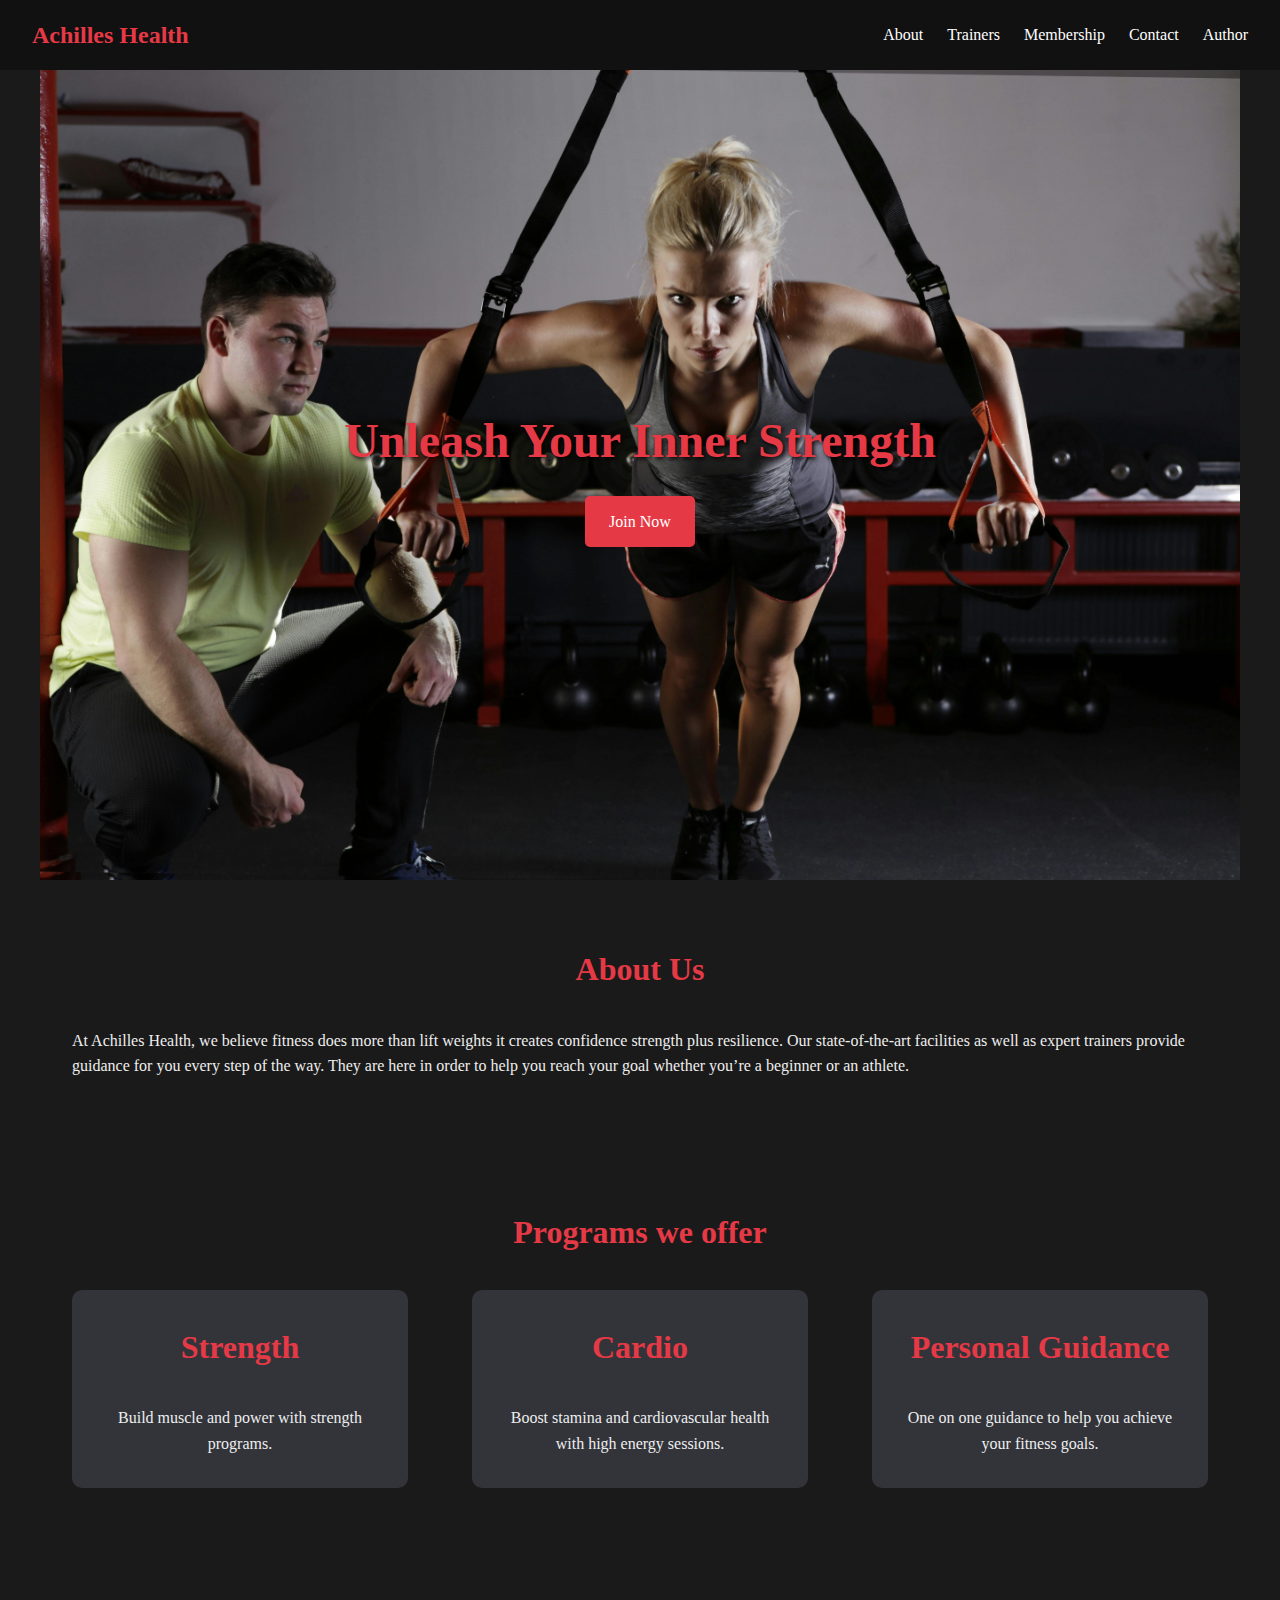
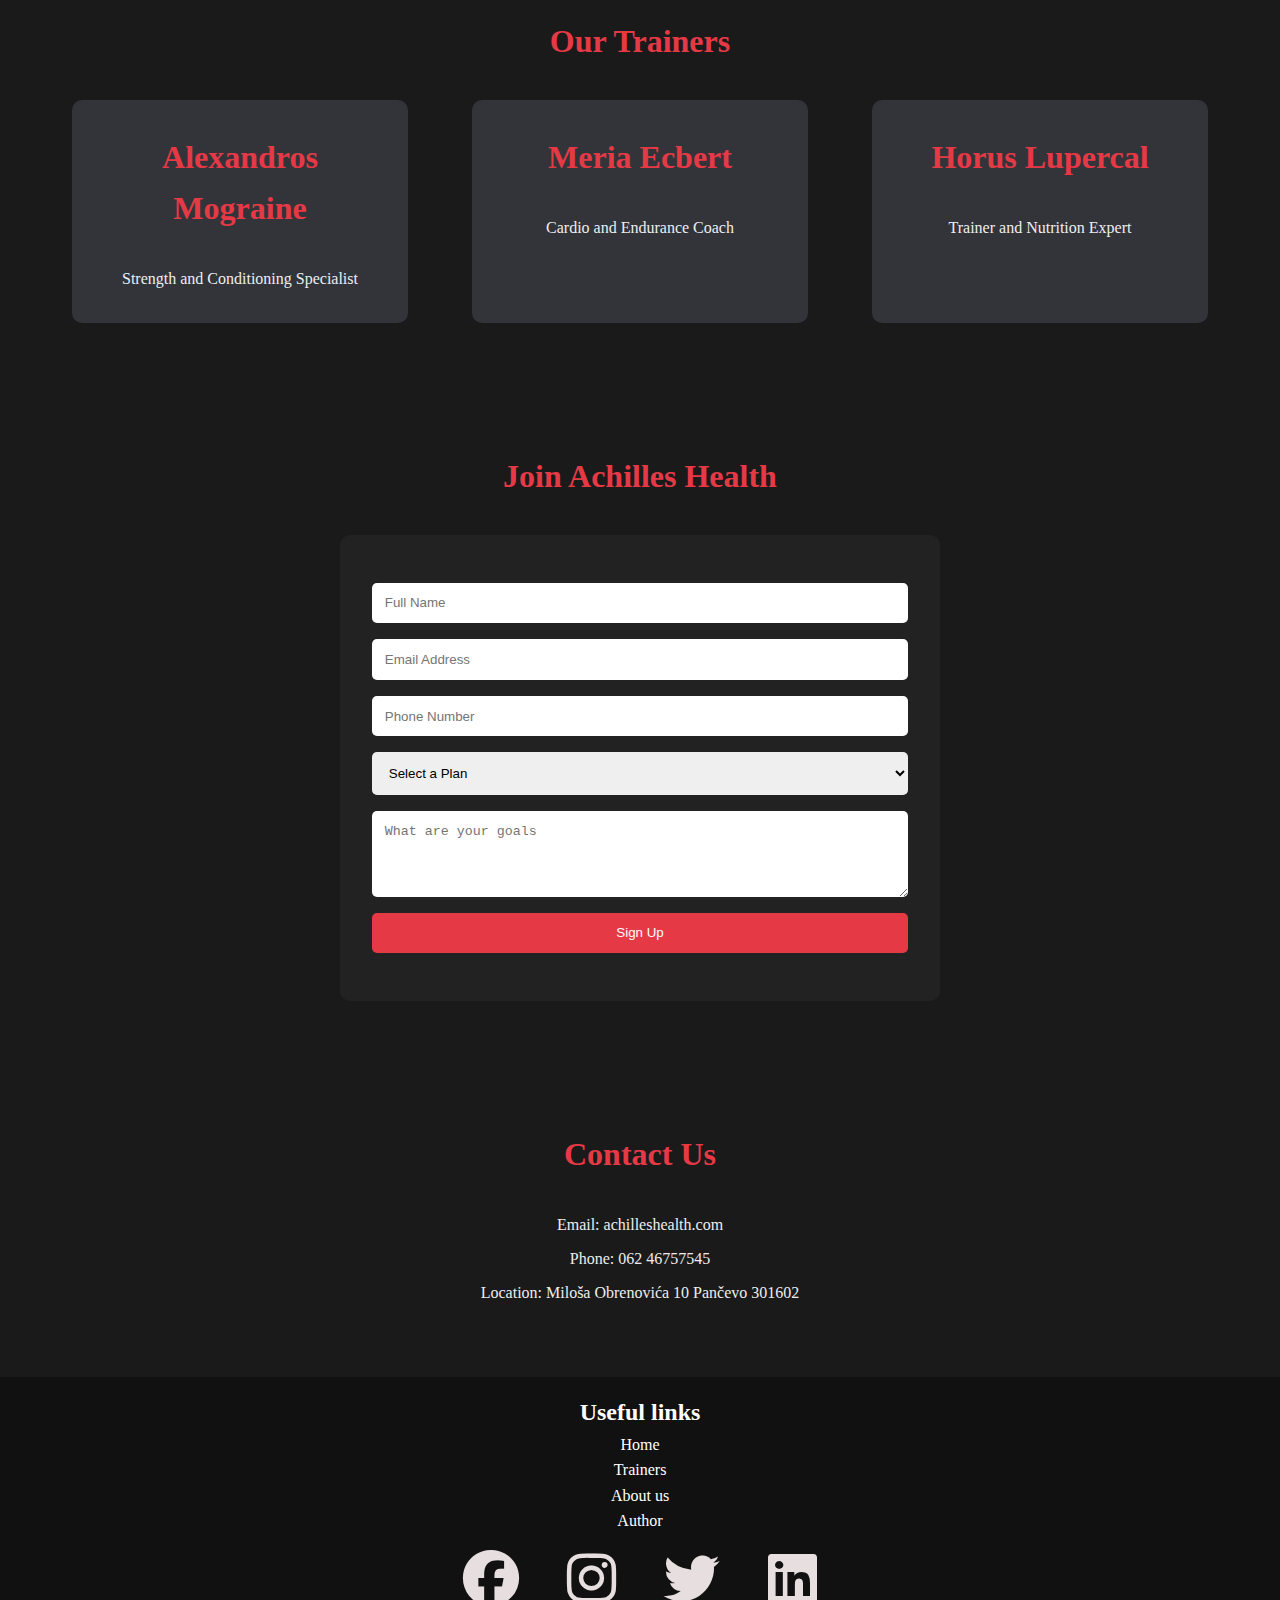
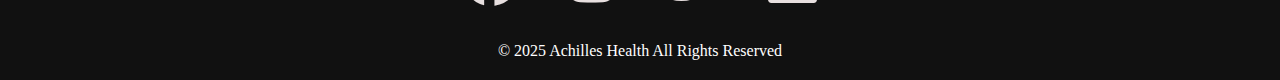
<file: index.html>
<html>
<head>
<title>Achilles Health</title>
<meta name="viewport" content="width=device-width, initial-scale=1.0"/>
<meta charset="utf-8"/>
<meta name="keywords" content="Build, Fit, Fitness, Train, program, Health, weights, trainers, trainer, boost, One, and"/>
<meta name="description" content="STrong and Healthy community which is driven by Hard work and Determination"/>
<link rel="stylesheet" href="https://cdnjs.cloudflare.com/ajax/libs/font-awesome/6.6.0/css/all.min.css">
<link rel="preconnect" href="https://fonts.googleapis.com">
<link rel="preconnect" href="https://fonts.gstatic.com" crossorigin>
<link href="https://fonts.googleapis.com/css2?family=Ubuntu:ital,wght@0,300;0,400;0,500;0,700;1,300;1,400;1,500;1,700&display=swap" rel="stylesheet">
<link rel="stylesheet" type="text/css" href="CSS/Style.css"/>
</head>
<body>
 <header>
  <h1>Achilles Health</h1>
  <nav>
    <ul>
      <li><a href="#about">About</a></li>
      <li><a href="#trainers">Trainers</a></li>
      <li><a href="#membership">Membership</a></li>
      <li><a href="#contact">Contact</a></li>
      <li><a href="author.html">Author</a></li>
    </ul>
  </nav>
</header>
  <section class="main">
    <h2>Unleash Your Inner Strength</h2>
    <a href="#servisi" class="btn">Join Now</a>
  </section>
  <section id="about">
<h2>About Us</h2>
  <p>At Achilles Health, we believe fitness does more than lift weights it creates confidence strength plus resilience. Our state-of-the-art facilities as well as expert trainers provide guidance for you every step of the way. They are here in order to help you reach your goal whether you’re a beginner or an athlete.</p>
  </section>
  <section id="servisi">
    <h2>Programs we offer</h2>
    <div class="servisi">
      <div class="blok">
        <h2>Strength</h2>
        <p>Build muscle and power with strength programs.</p>
      </div>
      <div class="blok">
        <h2>Cardio</h2>
        <p>Boost stamina and cardiovascular health with high energy sessions.</p>
      </div>
      <div class="blok">
        <h2>Personal Guidance</h2>
        <p>One on one guidance to help you achieve your fitness goals.</p>
      </div>
    </div>
  </section>
  <section id="trainers">
    <h2>Our Trainers</h2>
    <div class="trainers">
      <div class="blok">
        <h2>Alexandros Mograine</h2>
        <p>Strength and Conditioning Specialist</p>
      </div>
      <div class="blok">
        <h2>Meria Ecbert</h2>
        <p>Cardio and Endurance Coach</p>
      </div>
      <div class="blok">
        <h2>Horus Lupercal</h2>
        <p>Trainer and Nutrition Expert</p>
      </div>
    </div>
  </section>
    <section id="membership">
    <h2>Join Achilles Health</h2>
    <div class="membership">
      <form method="post" action="index.php">
        <input type="text" placeholder="Full Name" required>
        <input type="email" placeholder="Email Address" required>
        <input type="tel" placeholder="Phone Number" required>
        <select required>
          <option value="">Select a Plan</option>
          <option value="basic">Basic - $32 a month</option>
          <option value="premium">Premium - $44 a month</option>
        </select>
        <textarea rows="4" placeholder="What are your goals"></textarea>
        <button type="submit">Sign Up</button>
      </form>
    </div>
  </section>
  <section id="contact" class="contact">
    <h2>Contact Us</h2>
    <p>Email: achilleshealth.com</p>
    <p>Phone: 062 46757545</p>
    <p>Location: Miloša Obrenovića 10
Pančevo 301602</p>
  </section>
  <footer>
    <div>
        <h2>Useful links</h2>
        <ul>
        <li><a href="#index">Home</a></li>
        <li><a href="#trainers">Trainers</a></li>
        <li><a href="#about">About us</a></li>
        <li><a href="author.html">Author</a></li>
    </ul>
    </div>
      <div class="ikone">
      <a href="#"><i class="fab fa-facebook"></i></a>
      <a href="#"><i class="fab fa-instagram"></i></a>
      <a href="#"><i class="fab fa-twitter"></i></a>
      <a href="#"><i class="fab fa-linkedin"></i></a>
    </div>
    <p>© 2025 Achilles Health All Rights Reserved</p>
  </footer>
</body>
</html>
</file>
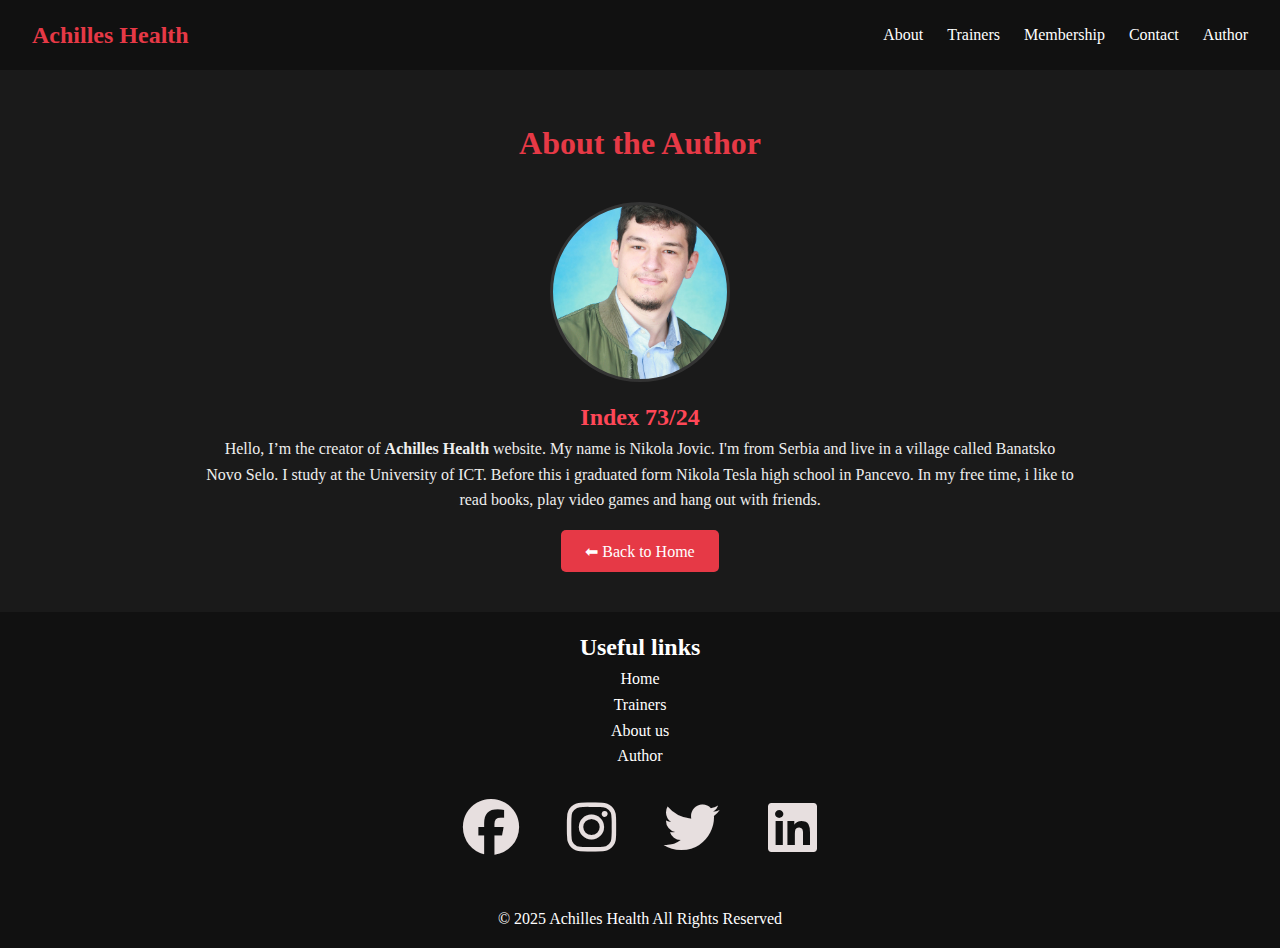
<file: author.html>
<!DOCTYPE html>
<html lang="en">
<head>
  <meta charset="UTF-8">
  <meta name="viewport" content="width=device-width, initial-scale=1.0">
  <title>Author - Achilles Health</title>
  <meta name="description" content="Meet the creator of Achilles Health gym website">
  <link rel="stylesheet" href="https://cdnjs.cloudflare.com/ajax/libs/font-awesome/6.6.0/css/all.min.css">
  <link rel="stylesheet" href="CSS/Style.css">
</head>
<body>
  <header>
    <h1>Achilles Health</h1>
    <nav>
      <ul>
        <li><a href="index.html#about">About</a></li>
        <li><a href="index.html#trainers">Trainers</a></li>
        <li><a href="index.html#membership">Membership</a></li>
        <li><a href="index.html#contact">Contact</a></li>
        <li><a href="author.html">Author</a></li>
      </ul>
    </nav>
  </header>
  <section id="author" style="max-width:900px; margin:auto; padding:3rem 1rem; text-align:center;">
    <h2>About the Author</h2>
   <div id="slika"></div>
    <div id="boja"><strong> Index 73/24</strong></div>
      Hello, I’m the creator of <strong>Achilles Health</strong> website.  
 My name is Nikola Jovic. I'm from Serbia and live in a village called Banatsko Novo Selo. I study at the University of ICT. Before this i graduated form Nikola Tesla high school in Pancevo.
    In my free time, i like to read books, play video games and hang out with friends. 
    </p>
    <br>
    <a href="index.html" class="btn">⬅ Back to Home</a>
  </section>
  <footer>
    <div>
      <h2>Useful links</h2>
      <ul>
        <li><a href="index.html">Home</a></li>
        <li><a href="index.html#trainers">Trainers</a></li>
        <li><a href="index.html#about">About us</a></li>
        <li><a href="author.html">Author</a></li>
      </ul>
    </div>
     <div class="ikone">
      <a href="#"><i class="fab fa-facebook"></i></a>
      <a href="#"><i class="fab fa-instagram"></i></a>
      <a href="#"><i class="fab fa-twitter"></i></a>
      <a href="#"><i class="fab fa-linkedin"></i></a>
    </div>
    <p>© 2025 Achilles Health All Rights Reserved</p>
  </footer>
</body>
</html>
</file>
<file: CSS/Style.css>
* { margin: 0; padding: 0; box-sizing: border-box; }
 html {
  scroll-behavior: smooth;
}
 body { font-family: cursive; line-height: 1.6; color: #eee; background: #1a1a1a; }
 a { text-decoration: none; color: inherit; }
 ul { list-style: none; }
header {
      background: #111;
      color: #fff;
      padding: 1rem 2rem;
      display: flex;
      justify-content: space-between;
      align-items: center;
      position: sticky;
      top: 0;
      z-index: 1000;
    }
header h1 {
      font-size: 1.5rem;
      color: #e63946;
    }
nav ul {
      display: flex;
      gap: 1.5rem;
    }
 nav a:hover {
      color: #e63946;
    }
.main {
      height: 90vh;
background-image: url("../img/Img1.jpg");
  background-size: cover; 
    background-repeat: no-repeat;
    background-position: center;
      display: flex;
      flex-direction: column;
      justify-content: center;
      align-items: center;
      text-align: center;
      color: #fff;
    }
.main h2 {
      font-size: 3rem;
      margin-bottom: 1rem;
      text-shadow: 2px 2px 5px #000;
    }
.main p {
      font-size: 1.2rem;
      margin-bottom: 2rem;
    }
.btn {
      padding: 0.8rem 1.5rem;
      background: #e63946;
      color: #fff;
      border: none;
      border-radius: 5px;
      transition: 0.3s;
    }
.btn:hover {
      background: #ff4757;
    }
section {
      padding: 4rem 2rem;
      max-width: 1200px;
      margin: auto;
    }
section h2 {
      text-align: center;
      margin-bottom: 2rem;
      font-size: 2rem;
      color: #e63946;
    }
.servisi, .trainers {
      display: grid;
      grid-template-columns: repeat(auto-fit, minmax(250px, 1fr));
      gap: 4rem;
    }
.blok {
      background: #32343a;
      padding: 2rem;
      border-radius: 10px;
      text-align: center;
      transition: 0.3s;
    }
.blok:hover {
      transform: translateY(-5px);
      box-shadow: 0 5px 15px rgba(0,0,0,0.2);
    }
.contact {
      text-align: center;
    }
.contact p {
      margin-bottom: 0.5rem;
    }
footer {
      background: #111;
      color: #fff;
      text-align: center;
      padding: 1rem;
    }
.membership {
      background: #222;
      padding: 3rem 2rem;
      border-radius: 10px;
      max-width: 600px;
      margin: 0 auto;
    }

.membership form {
      display: flex;
      flex-direction: column;
      gap: 1rem;
    }
.membership input, .membership select, .membership textarea {
      padding: 0.8rem;
      border: none;
      border-radius: 5px;
    }

.membership button {
      padding: 0.8rem;
      background: #e63946;
      color: #fff;
      border: none;
      border-radius: 5px;
      cursor: pointer;
      transition: 0.3s;
    }

    .membership button:hover {
      background: #ff4757;
    }
.ikone {
      margin-top: 1rem;
      display: flex;
      justify-content: center;
      gap: 3rem;
      padding-bottom: 2rem;
    }
.ikone a {
      color: #e7dfdf;
      font-size: 3.5rem;
      transition: 0.3s;
    }
.ikone a:hover {
      color: #ff4757;
    }
#slika {
  width: 180px;
  height: 180px;
  border-radius: 50%;
  margin: 1rem auto;
  background-image: url("../img/1DX_2391.jpg");
  background-size: cover;
  background-position: center;
  border: 3px solid #333;
}
#boja {
  color: #ff4757;
  font-size: 1.5rem;
}
</file>
